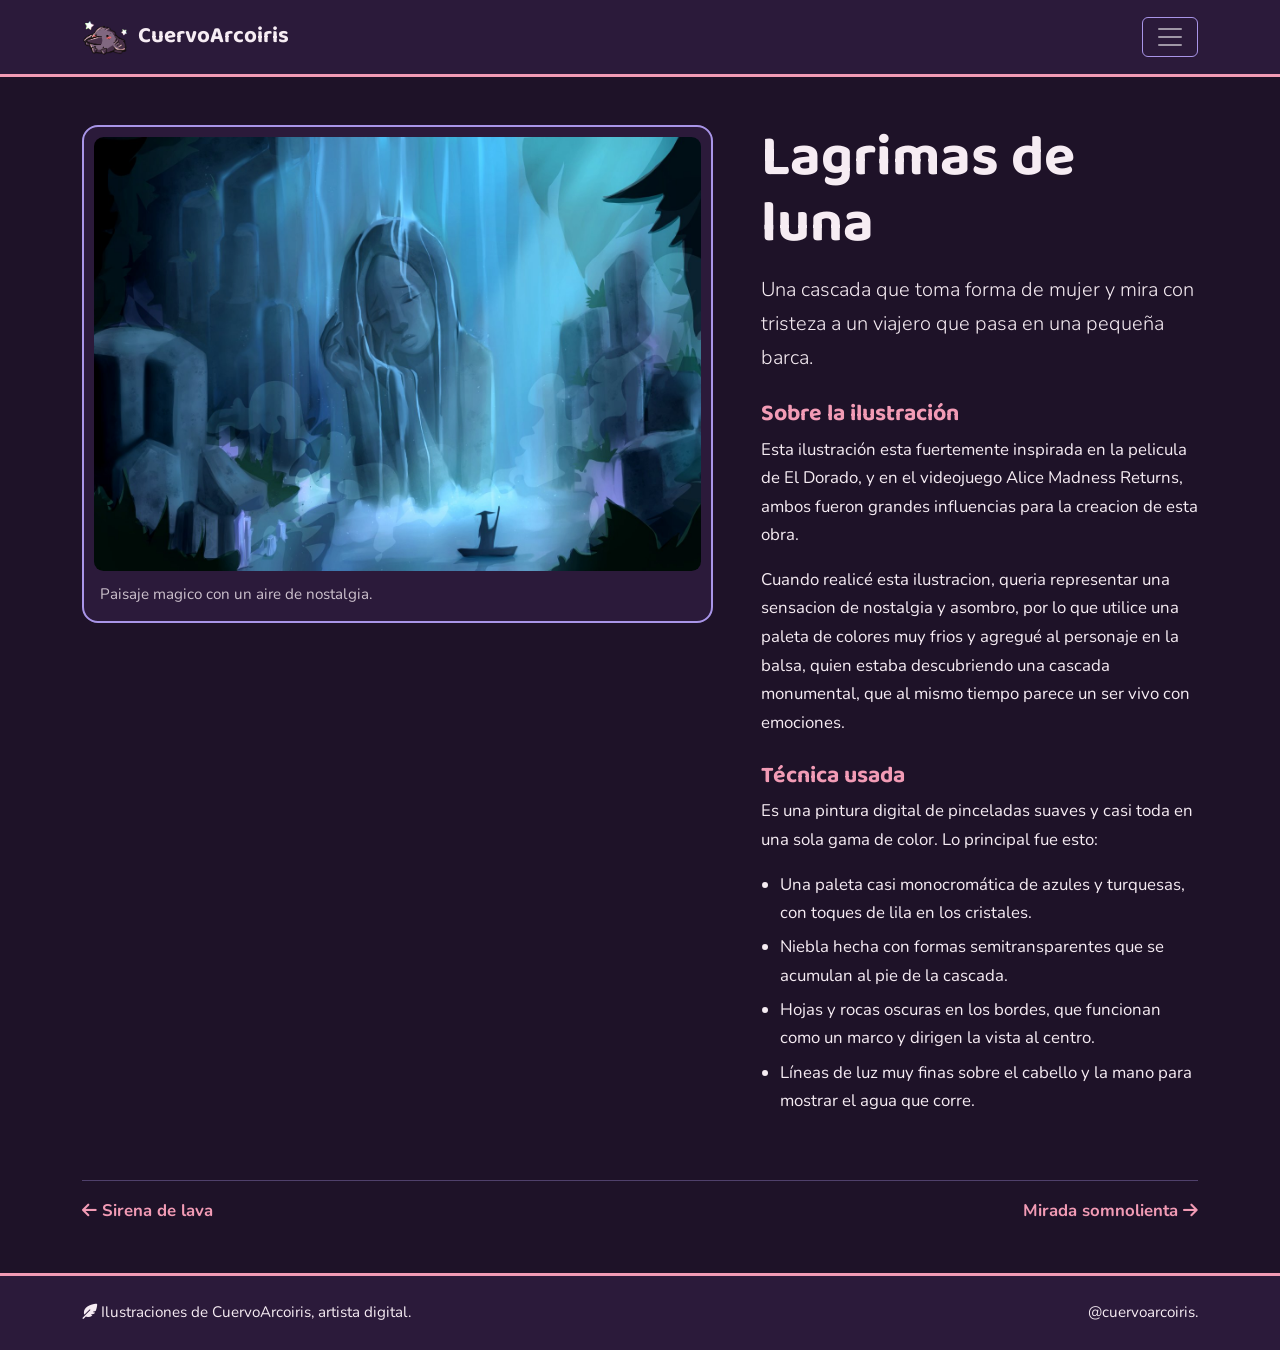
<file: cascada.html>
<!DOCTYPE html>
<html lang="es" data-bs-theme="dark">
<head>
  <meta charset="UTF-8">
  <meta name="viewport" content="width=device-width, initial-scale=1.0">
  <meta name="description" content="Una cascada que toma forma de mujer y mira con tristeza a un viajero que pasa en una pequeña barca.">
  <title>Espíritu de la cascada | CuervoArcoiris</title>
  <link rel="icon" type="image/gif" href="img/logo.gif">
  <link rel="preconnect" href="https://fonts.googleapis.com">
  <link rel="preconnect" href="https://fonts.gstatic.com" crossorigin>
  <link href="https://fonts.googleapis.com/css2?family=Baloo+2:wght@600;700&family=Nunito:wght@400;600;700&display=swap" rel="stylesheet">
  <link href="https://cdn.jsdelivr.net/npm/bootstrap@5.3.3/dist/css/bootstrap.min.css" rel="stylesheet">
  <link href="https://cdnjs.cloudflare.com/ajax/libs/font-awesome/6.5.2/css/all.min.css" rel="stylesheet">
  <link href="css/estilos.css" rel="stylesheet">
</head>
<body>
  <header>
    <nav class="navbar navbar-expand-xxl barra" aria-label="Navegación principal">
      <div class="container">
        <a class="navbar-brand d-flex align-items-center gap-2" href="index.html">
          <img src="img/logo.gif" alt="Logo de CuervoArcoiris: un cuervito morado con estrellas de colores">
          CuervoArcoiris
        </a>
        <button class="navbar-toggler" type="button" data-bs-toggle="collapse" data-bs-target="#menu" aria-controls="menu" aria-expanded="false" aria-label="Abrir menú">
          <span class="navbar-toggler-icon"></span>
        </button>
        <div class="collapse navbar-collapse" id="menu">
          <ul class="navbar-nav ms-auto mb-2 mb-xxl-0">
          <li class="nav-item"><a class="nav-link" href="index.html">Inicio</a></li>
          <li class="nav-item"><a class="nav-link" href="spider-punk.html">Spider-Punk</a></li>
          <li class="nav-item"><a class="nav-link" href="kitsune.html">Bosque de bambú</a></li>
          <li class="nav-item"><a class="nav-link" href="sirena-lava.html">Sirena de lava</a></li>
          <li class="nav-item"><a class="nav-link active" href="cascada.html" aria-current="page">Cascada</a></li>
          <li class="nav-item"><a class="nav-link" href="felina.html">Mirada somnolienta</a></li>
          <li class="nav-item"><a class="nav-link" href="index.html#tu-favorita">Tu favorita</a></li>
          </ul>
        </div>
      </div>
    </nav>
  </header>

  <main class="container py-4 py-lg-5">
    <article class="row g-4 g-lg-5 align-items-start">
      <div class="col-12 col-lg-7">
        <figure class="marco mb-0">
          <img src="img/cascada.jpg" alt="Ilustración digital en tonos azules y turquesa de una figura femenina formada por una cascada, con el rostro triste apoyado en una mano mientras el agua escurre por su cabello. Abajo, una pequeña silueta con sombrero cónico viaja en una barca entre niebla y cristales.">
          <figcaption>Paisaje magico con un aire de nostalgia.</figcaption>
        </figure>
      </div>
      <div class="col-12 col-lg-5 ficha">
        <h1 class="mb-3">Lagrimas de luna</h1>
        <p class="lead">Una cascada que toma forma de mujer y mira con tristeza a un viajero que pasa en una pequeña barca.</p>
        <section aria-labelledby="sobre">
          <h2 id="sobre">Sobre la ilustración</h2>
          <p>Esta ilustración esta fuertemente inspirada en la pelicula de El Dorado, y en el videojuego Alice Madness Returns, ambos fueron grandes influencias para la creacion de esta obra.</p>
          <p>Cuando realicé esta ilustracion, queria representar una sensacion de nostalgia y asombro, por lo que utilice una paleta de colores muy frios y agregué al personaje en la balsa, quien estaba descubriendo una cascada monumental, que al mismo tiempo parece un ser vivo con emociones.</p>
        </section>
        <section aria-labelledby="tecnica">
          <h2 id="tecnica">Técnica usada</h2>
          <p>Es una pintura digital de pinceladas suaves y casi toda en una sola gama de color. Lo principal fue esto:</p>
          <ul>
            <li>Una paleta casi monocromática de azules y turquesas, con toques de lila en los cristales.</li>
            <li>Niebla hecha con formas semitransparentes que se acumulan al pie de la cascada.</li>
            <li>Hojas y rocas oscuras en los bordes, que funcionan como un marco y dirigen la vista al centro.</li>
            <li>Líneas de luz muy finas sobre el cabello y la mano para mostrar el agua que corre.</li>
          </ul>
        </section>
      </div>
    </article>

    <nav class="paginacion d-flex justify-content-between flex-wrap gap-3 mt-5 pt-3 border-top" aria-label="Siguiente y anterior">
      <a href="sirena-lava.html"><i class="fa-solid fa-arrow-left" aria-hidden="true"></i> Sirena de lava</a>
      <a href="felina.html">Mirada somnolienta <i class="fa-solid fa-arrow-right" aria-hidden="true"></i></a>
    </nav>
  </main>

  <footer class="pie">
    <div class="container d-flex flex-column flex-md-row justify-content-between align-items-md-center gap-2">
      <p class="mb-0"><i class="fa-solid fa-feather-pointed" aria-hidden="true"></i> Ilustraciones de CuervoArcoiris, artista digital.</p>
      <p class="mb-0">@cuervoarcoiris.</p>
    </div>
  </footer>

  <script src="https://cdn.jsdelivr.net/npm/bootstrap@5.3.3/dist/js/bootstrap.bundle.min.js"></script>
</body>
</html>
</file>
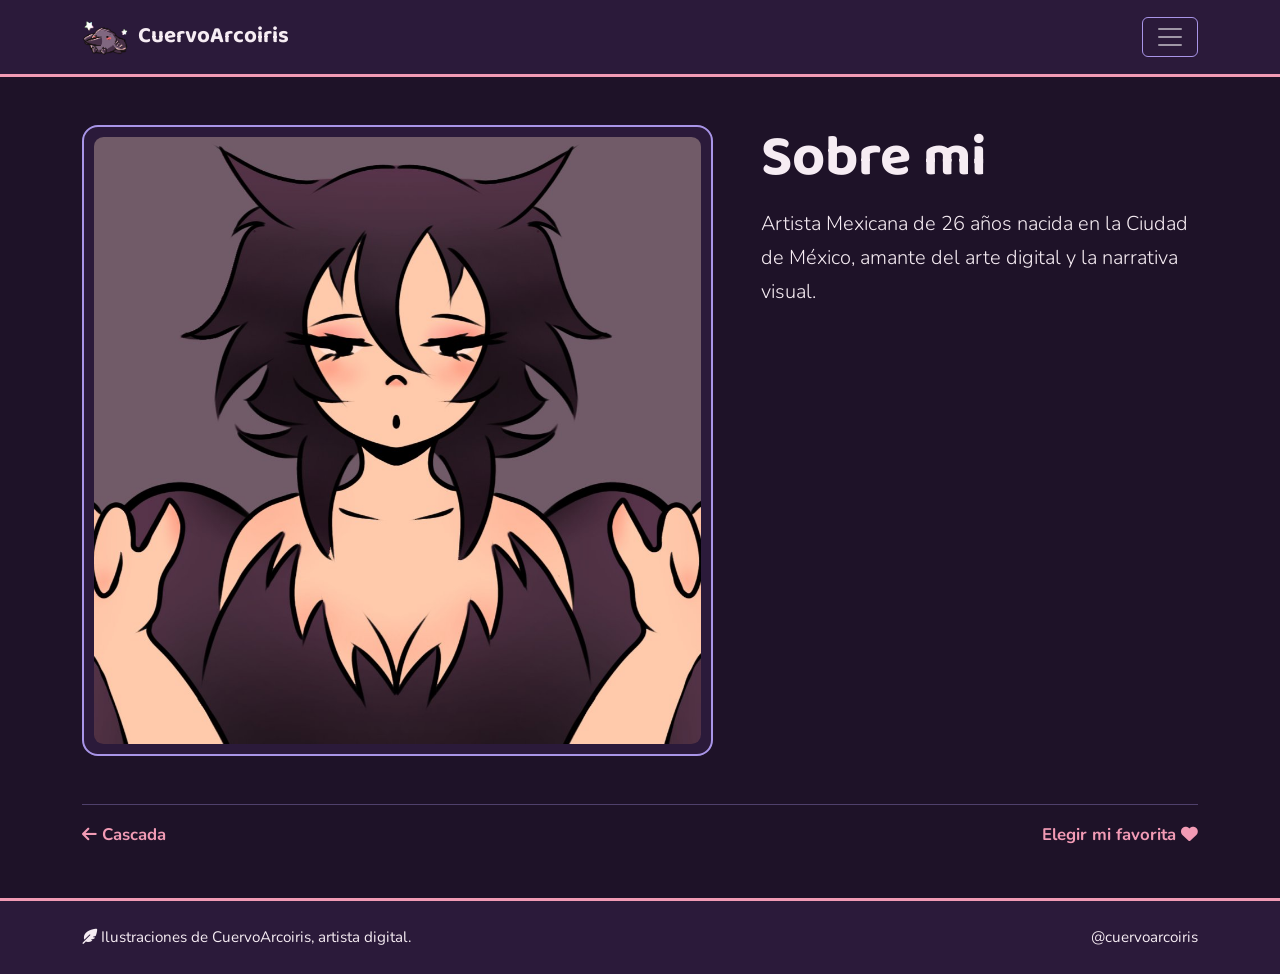
<file: felina.html>
<!DOCTYPE html>
<html lang="es" data-bs-theme="dark">
<head>
  <meta charset="UTF-8">
  <meta name="viewport" content="width=device-width, initial-scale=1.0">
  <meta name="description" content="Un retrato sencillo y expresivo: ojos medio cerrados, mejillas rosadas y las manos levantadas como garras.">
  <title>Mirada somnolienta | CuervoArcoiris</title>
  <link rel="icon" type="image/gif" href="img/logo.gif">
  <link rel="preconnect" href="https://fonts.googleapis.com">
  <link rel="preconnect" href="https://fonts.gstatic.com" crossorigin>
  <link href="https://fonts.googleapis.com/css2?family=Baloo+2:wght@600;700&family=Nunito:wght@400;600;700&display=swap" rel="stylesheet">
  <link href="https://cdn.jsdelivr.net/npm/bootstrap@5.3.3/dist/css/bootstrap.min.css" rel="stylesheet">
  <link href="https://cdnjs.cloudflare.com/ajax/libs/font-awesome/6.5.2/css/all.min.css" rel="stylesheet">
  <link href="css/estilos.css" rel="stylesheet">
</head>
<body>
  <header>
    <nav class="navbar navbar-expand-xxl barra" aria-label="Navegación principal">
      <div class="container">
        <a class="navbar-brand d-flex align-items-center gap-2" href="index.html">
          <img src="img/logo.gif" alt="Logo de CuervoArcoiris: un cuervito morado con estrellas de colores">
          CuervoArcoiris
        </a>
        <button class="navbar-toggler" type="button" data-bs-toggle="collapse" data-bs-target="#menu" aria-controls="menu" aria-expanded="false" aria-label="Abrir menú">
          <span class="navbar-toggler-icon"></span>
        </button>
        <div class="collapse navbar-collapse" id="menu">
          <ul class="navbar-nav ms-auto mb-2 mb-xxl-0">
          <li class="nav-item"><a class="nav-link" href="index.html">Inicio</a></li>
          <li class="nav-item"><a class="nav-link" href="spider-punk.html">Spider-Punk</a></li>
          <li class="nav-item"><a class="nav-link" href="kitsune.html">Bosque de bambú</a></li>
          <li class="nav-item"><a class="nav-link" href="sirena-lava.html">Sirena de lava</a></li>
          <li class="nav-item"><a class="nav-link" href="cascada.html">Cascada</a></li>
          <li class="nav-item"><a class="nav-link active" href="felina.html" aria-current="page">Mirada somnolienta</a></li>
          <li class="nav-item"><a class="nav-link" href="index.html#tu-favorita">Tu favorita</a></li>
          </ul>
        </div>
      </div>
    </nav>
  </header>

  <main class="container py-4 py-lg-5">
    <article class="row g-4 g-lg-5 align-items-start">
      <div class="col-12 col-lg-7">
        <figure class="marco mb-0">
          <img src="img/felina.jpg" alt="Ilustración digital de un personaje con orejas de gato, cabello oscuro despeinado, ojos entrecerrados, mejillas rosadas y una boca pequeña en forma de o, con las manos levantadas como garras, sobre un fondo liso gris morado.">
        </figure>
      </div>
      <div class="col-12 col-lg-5 ficha">
        <h1 class="mb-3">Sobre mi</h1>
        <p class="lead">Artista Mexicana de 26 años nacida en la Ciudad de México, amante del arte digital y la narrativa visual.</p>
      </div>
    </article>

    <nav class="paginacion d-flex justify-content-between flex-wrap gap-3 mt-5 pt-3 border-top" aria-label="Siguiente y anterior">
      <a href="cascada.html"><i class="fa-solid fa-arrow-left" aria-hidden="true"></i> Cascada</a>
      <a href="index.html#tu-favorita">Elegir mi favorita <i class="fa-solid fa-heart" aria-hidden="true"></i></a>
    </nav>
  </main>

  <footer class="pie">
    <div class="container d-flex flex-column flex-md-row justify-content-between align-items-md-center gap-2">
      <p class="mb-0"><i class="fa-solid fa-feather-pointed" aria-hidden="true"></i> Ilustraciones de CuervoArcoiris, artista digital.</p>
      <p class="mb-0">@cuervoarcoiris</p>
    </div>
  </footer>

  <script src="https://cdn.jsdelivr.net/npm/bootstrap@5.3.3/dist/js/bootstrap.bundle.min.js"></script>
</body>
</html>
</file>
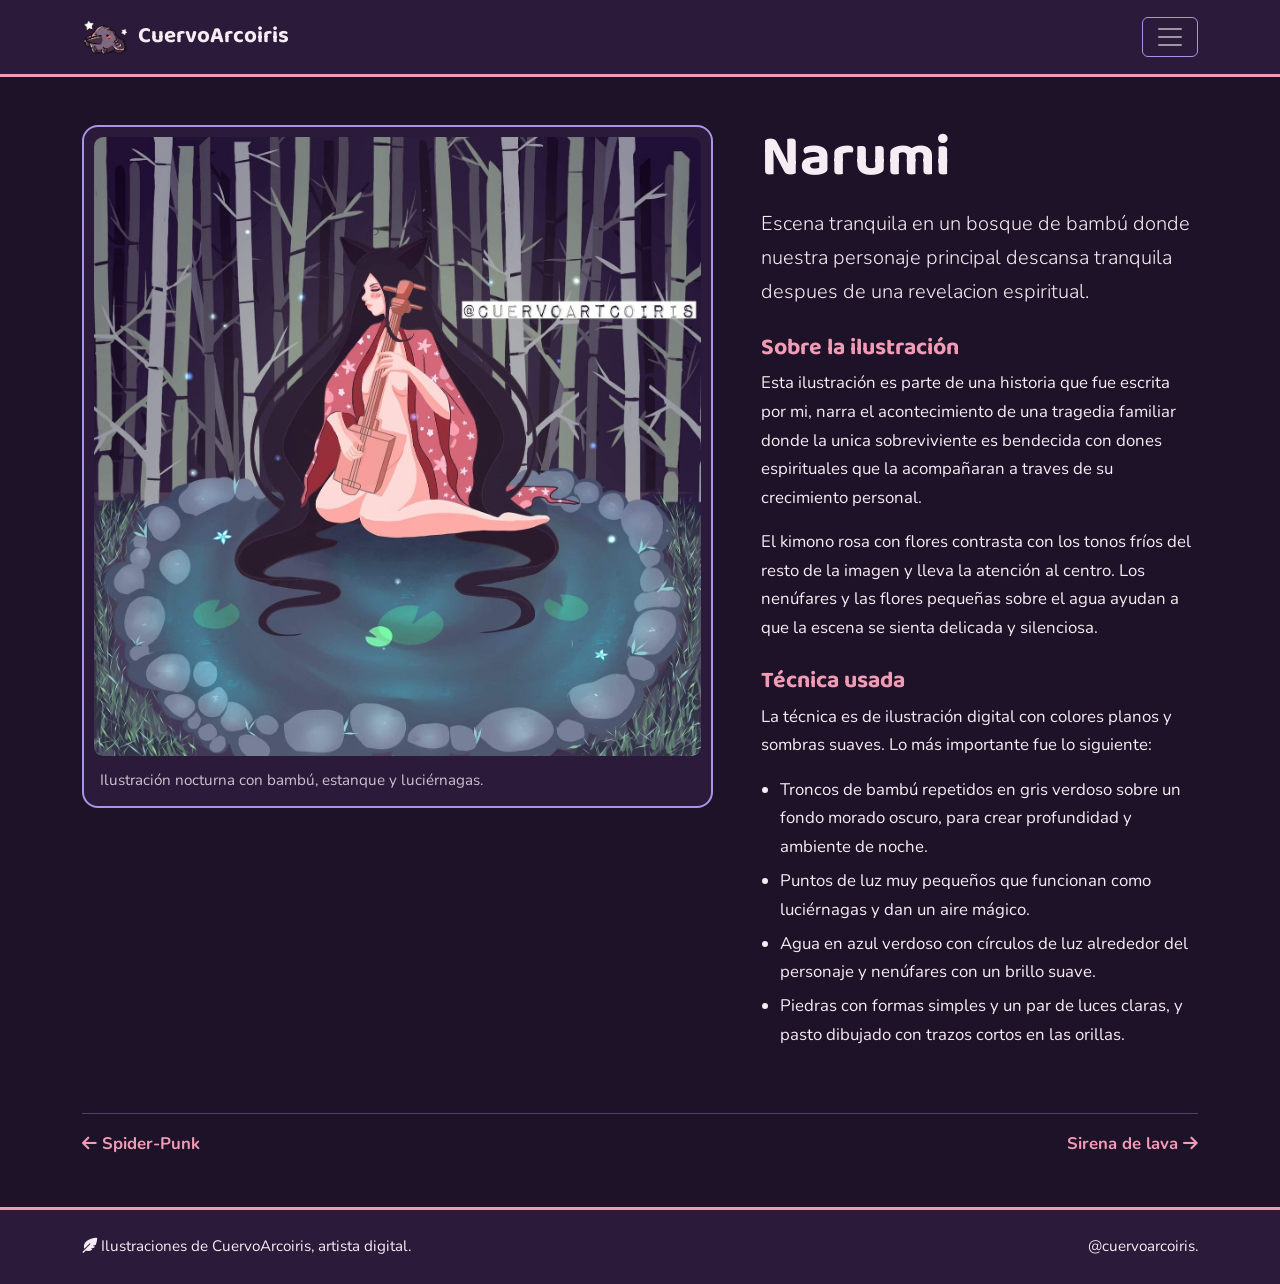
<file: kitsune.html>
<!DOCTYPE html>
<html lang="es" data-bs-theme="dark">
<head>
  <meta charset="UTF-8">
  <meta name="viewport" content="width=device-width, initial-scale=1.0">
  <meta name="description" content="Una escena tranquila de noche: música, agua y bambú, con luces pequeñas flotando alrededor.">
  <title>Narumi | CuervoArcoiris</title>
  <link rel="icon" type="image/gif" href="img/logo.gif">
  <link rel="preconnect" href="https://fonts.googleapis.com">
  <link rel="preconnect" href="https://fonts.gstatic.com" crossorigin>
  <link href="https://fonts.googleapis.com/css2?family=Baloo+2:wght@600;700&family=Nunito:wght@400;600;700&display=swap" rel="stylesheet">
  <link href="https://cdn.jsdelivr.net/npm/bootstrap@5.3.3/dist/css/bootstrap.min.css" rel="stylesheet">
  <link href="https://cdnjs.cloudflare.com/ajax/libs/font-awesome/6.5.2/css/all.min.css" rel="stylesheet">
  <link href="css/estilos.css" rel="stylesheet">
</head>
<body>
  <header>
    <nav class="navbar navbar-expand-xxl barra" aria-label="Navegación principal">
      <div class="container">
        <a class="navbar-brand d-flex align-items-center gap-2" href="index.html">
          <img src="img/logo.gif" alt="Logo de CuervoArcoiris: un cuervito morado con estrellas de colores">
          CuervoArcoiris
        </a>
        <button class="navbar-toggler" type="button" data-bs-toggle="collapse" data-bs-target="#menu" aria-controls="menu" aria-expanded="false" aria-label="Abrir menú">
          <span class="navbar-toggler-icon"></span>
        </button>
        <div class="collapse navbar-collapse" id="menu">
          <ul class="navbar-nav ms-auto mb-2 mb-xxl-0">
          <li class="nav-item"><a class="nav-link" href="index.html">Inicio</a></li>
          <li class="nav-item"><a class="nav-link" href="spider-punk.html">Spider-Punk</a></li>
          <li class="nav-item"><a class="nav-link active" href="kitsune.html" aria-current="page">Bosque de bambú</a></li>
          <li class="nav-item"><a class="nav-link" href="sirena-lava.html">Sirena de lava</a></li>
          <li class="nav-item"><a class="nav-link" href="cascada.html">Cascada</a></li>
          <li class="nav-item"><a class="nav-link" href="felina.html">Mirada somnolienta</a></li>
          <li class="nav-item"><a class="nav-link" href="index.html#tu-favorita">Tu favorita</a></li>
          </ul>
        </div>
      </div>
    </nav>
  </header>

  <main class="container py-4 py-lg-5">
    <article class="row g-4 g-lg-5 align-items-start">
      <div class="col-12 col-lg-7">
        <figure class="marco mb-0">
          <img src="img/kitsune.jpg" alt="Ilustración digital de un personaje con orejas de zorro y cabello negro larguísimo que cae sobre un estanque. Lleva un kimono rosa con flores sobre los hombros y toca un instrumento de cuerdas con los ojos cerrados. Alrededor hay un bosque de bambú de noche, piedras, nenúfares y luciérnagas.">
          <figcaption>Ilustración nocturna con bambú, estanque y luciérnagas.</figcaption>
        </figure>
      </div>
      <div class="col-12 col-lg-5 ficha">
        <h1 class="mb-3">Narumi</h1>
        <p class="lead">Escena tranquila en un bosque de bambú donde nuestra personaje principal descansa tranquila despues de una revelacion espiritual.</p>
        <section aria-labelledby="sobre">
          <h2 id="sobre">Sobre la ilustración</h2>
          <p>Esta ilustración es parte de una historia que fue escrita por mi, narra el acontecimiento de una tragedia familiar donde la unica sobreviviente es bendecida con dones espirituales que la acompañaran a traves de su crecimiento personal.</p>
          <p>El kimono rosa con flores contrasta con los tonos fríos del resto de la imagen y lleva la atención al centro. Los nenúfares y las flores pequeñas sobre el agua ayudan a que la escena se sienta delicada y silenciosa.</p>
        </section>
        <section aria-labelledby="tecnica">
          <h2 id="tecnica">Técnica usada</h2>
          <p>La técnica es de ilustración digital con colores planos y sombras suaves. Lo más importante fue lo siguiente:</p>
          <ul>
            <li>Troncos de bambú repetidos en gris verdoso sobre un fondo morado oscuro, para crear profundidad y ambiente de noche.</li>
            <li>Puntos de luz muy pequeños que funcionan como luciérnagas y dan un aire mágico.</li>
            <li>Agua en azul verdoso con círculos de luz alrededor del personaje y nenúfares con un brillo suave.</li>
            <li>Piedras con formas simples y un par de luces claras, y pasto dibujado con trazos cortos en las orillas.</li>
          </ul>
        </section>
      </div>
    </article>

    <nav class="paginacion d-flex justify-content-between flex-wrap gap-3 mt-5 pt-3 border-top" aria-label="Siguiente y anterior">
      <a href="spider-punk.html"><i class="fa-solid fa-arrow-left" aria-hidden="true"></i> Spider-Punk</a>
      <a href="sirena-lava.html">Sirena de lava <i class="fa-solid fa-arrow-right" aria-hidden="true"></i></a>
    </nav>
  </main>

  <footer class="pie">
    <div class="container d-flex flex-column flex-md-row justify-content-between align-items-md-center gap-2">
      <p class="mb-0"><i class="fa-solid fa-feather-pointed" aria-hidden="true"></i> Ilustraciones de CuervoArcoiris, artista digital.</p>
      <p class="mb-0">@cuervoarcoiris.</p>
    </div>
  </footer>

  <script src="https://cdn.jsdelivr.net/npm/bootstrap@5.3.3/dist/js/bootstrap.bundle.min.js"></script>
</body>
</html>
</file>
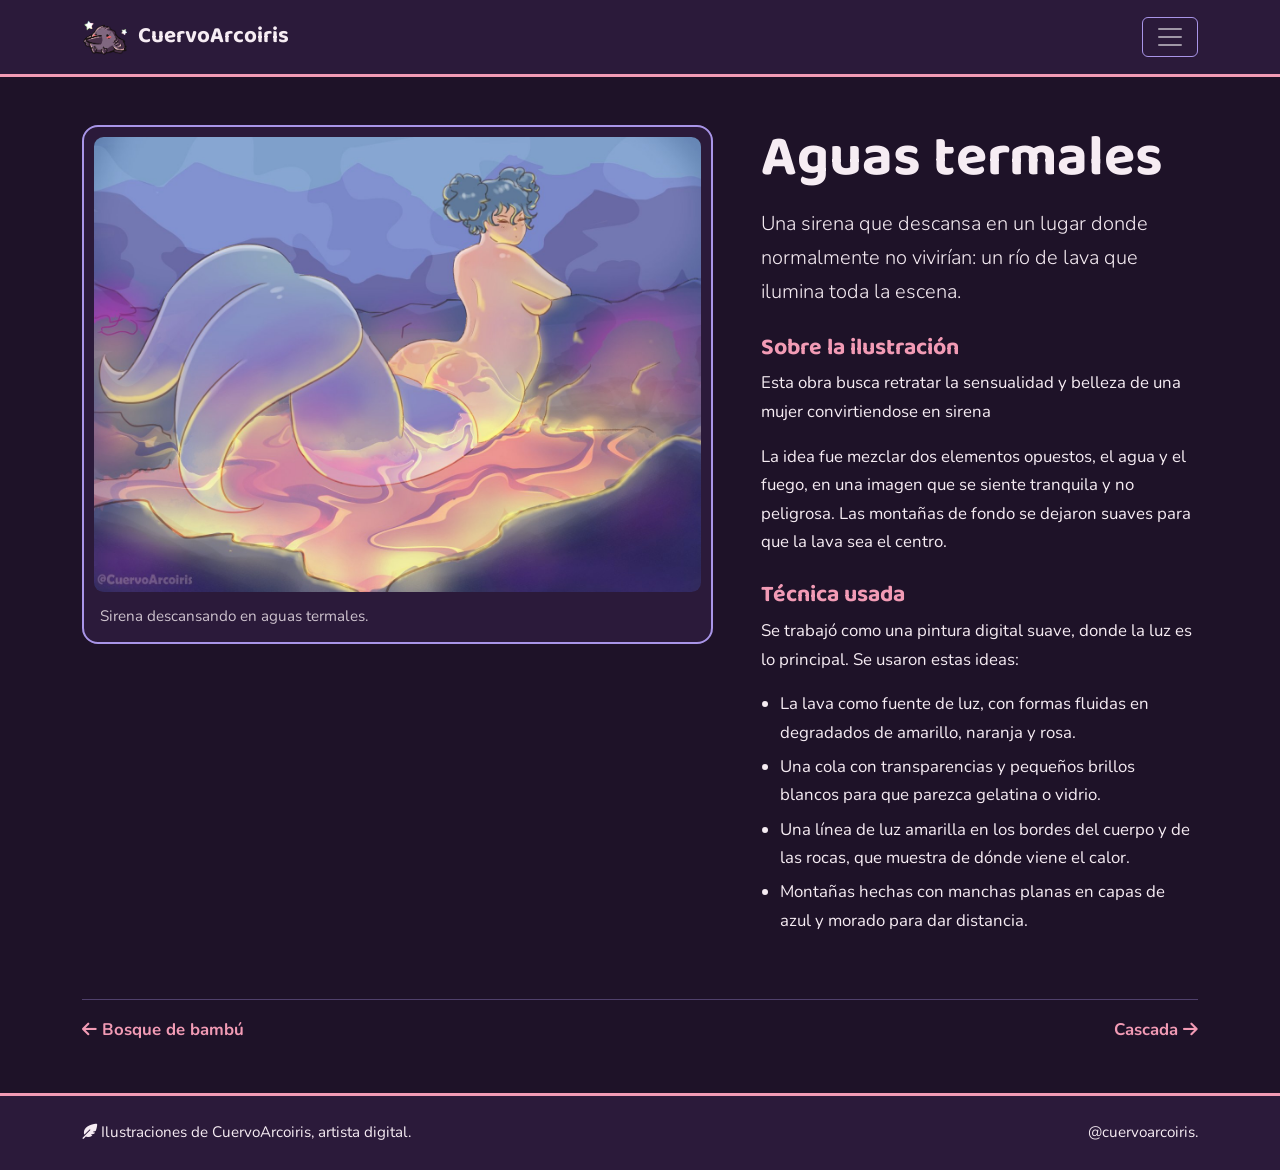
<file: sirena-lava.html>
<!DOCTYPE html>
<html lang="es" data-bs-theme="dark">
<head>
  <meta charset="UTF-8">
  <meta name="viewport" content="width=device-width, initial-scale=1.0">
  <meta name="description" content="Una sirena que descansa en un lugar donde normalmente no vivirían: un río de lava que ilumina toda la escena.">
  <title>Sirena sobre la lava | CuervoArcoiris</title>
  <link rel="icon" type="image/gif" href="img/logo.gif">
  <link rel="preconnect" href="https://fonts.googleapis.com">
  <link rel="preconnect" href="https://fonts.gstatic.com" crossorigin>
  <link href="https://fonts.googleapis.com/css2?family=Baloo+2:wght@600;700&family=Nunito:wght@400;600;700&display=swap" rel="stylesheet">
  <link href="https://cdn.jsdelivr.net/npm/bootstrap@5.3.3/dist/css/bootstrap.min.css" rel="stylesheet">
  <link href="https://cdnjs.cloudflare.com/ajax/libs/font-awesome/6.5.2/css/all.min.css" rel="stylesheet">
  <link href="css/estilos.css" rel="stylesheet">
</head>
<body>
  <header>
    <nav class="navbar navbar-expand-xxl barra" aria-label="Navegación principal">
      <div class="container">
        <a class="navbar-brand d-flex align-items-center gap-2" href="index.html">
          <img src="img/logo.gif" alt="Logo de CuervoArcoiris: un cuervito morado con estrellas de colores">
          CuervoArcoiris
        </a>
        <button class="navbar-toggler" type="button" data-bs-toggle="collapse" data-bs-target="#menu" aria-controls="menu" aria-expanded="false" aria-label="Abrir menú">
          <span class="navbar-toggler-icon"></span>
        </button>
        <div class="collapse navbar-collapse" id="menu">
          <ul class="navbar-nav ms-auto mb-2 mb-xxl-0">
          <li class="nav-item"><a class="nav-link" href="index.html">Inicio</a></li>
          <li class="nav-item"><a class="nav-link" href="spider-punk.html">Spider-Punk</a></li>
          <li class="nav-item"><a class="nav-link" href="kitsune.html">Bosque de bambú</a></li>
          <li class="nav-item"><a class="nav-link active" href="sirena-lava.html" aria-current="page">Sirena de lava</a></li>
          <li class="nav-item"><a class="nav-link" href="cascada.html">Cascada</a></li>
          <li class="nav-item"><a class="nav-link" href="felina.html">Mirada somnolienta</a></li>
          <li class="nav-item"><a class="nav-link" href="index.html#tu-favorita">Tu favorita</a></li>
          </ul>
        </div>
      </div>
    </nav>
  </header>

  <main class="container py-4 py-lg-5">
    <article class="row g-4 g-lg-5 align-items-start">
      <div class="col-12 col-lg-7">
        <figure class="marco mb-0">
          <img src="img/sirena-lava.jpg" alt="Ilustración digital de una sirena de espaldas, con cabello azul rizado recogido en dos chongos, que mira hacia atrás. Su cola translúcida azul y lila descansa sobre un río de lava brillante entre montañas moradas.">
          <figcaption>Sirena descansando en aguas termales.</figcaption>
        </figure>
      </div>
      <div class="col-12 col-lg-5 ficha">
        <h1 class="mb-3">Aguas termales</h1>
        <p class="lead">Una sirena que descansa en un lugar donde normalmente no vivirían: un río de lava que ilumina toda la escena.</p>
        <section aria-labelledby="sobre">
          <h2 id="sobre">Sobre la ilustración</h2>
          <p>Esta obra busca retratar la sensualidad y belleza de una mujer convirtiendose en sirena </p>
          <p>La idea fue mezclar dos elementos opuestos, el agua y el fuego, en una imagen que se siente tranquila y no peligrosa. Las montañas de fondo se dejaron suaves para que la lava sea el centro.</p>
        </section>
        <section aria-labelledby="tecnica">
          <h2 id="tecnica">Técnica usada</h2>
          <p>Se trabajó como una pintura digital suave, donde la luz es lo principal. Se usaron estas ideas:</p>
          <ul>
            <li>La lava como fuente de luz, con formas fluidas en degradados de amarillo, naranja y rosa.</li>
            <li>Una cola con transparencias y pequeños brillos blancos para que parezca gelatina o vidrio.</li>
            <li>Una línea de luz amarilla en los bordes del cuerpo y de las rocas, que muestra de dónde viene el calor.</li>
            <li>Montañas hechas con manchas planas en capas de azul y morado para dar distancia.</li>
          </ul>
        </section>
      </div>
    </article>

    <nav class="paginacion d-flex justify-content-between flex-wrap gap-3 mt-5 pt-3 border-top" aria-label="Siguiente y anterior">
      <a href="kitsune.html"><i class="fa-solid fa-arrow-left" aria-hidden="true"></i> Bosque de bambú</a>
      <a href="cascada.html">Cascada <i class="fa-solid fa-arrow-right" aria-hidden="true"></i></a>
    </nav>
  </main>

  <footer class="pie">
    <div class="container d-flex flex-column flex-md-row justify-content-between align-items-md-center gap-2">
      <p class="mb-0"><i class="fa-solid fa-feather-pointed" aria-hidden="true"></i> Ilustraciones de CuervoArcoiris, artista digital.</p>
      <p class="mb-0">@cuervoarcoiris.</p>
    </div>
  </footer>

  <script src="https://cdn.jsdelivr.net/npm/bootstrap@5.3.3/dist/js/bootstrap.bundle.min.js"></script>
</body>
</html>
</file>
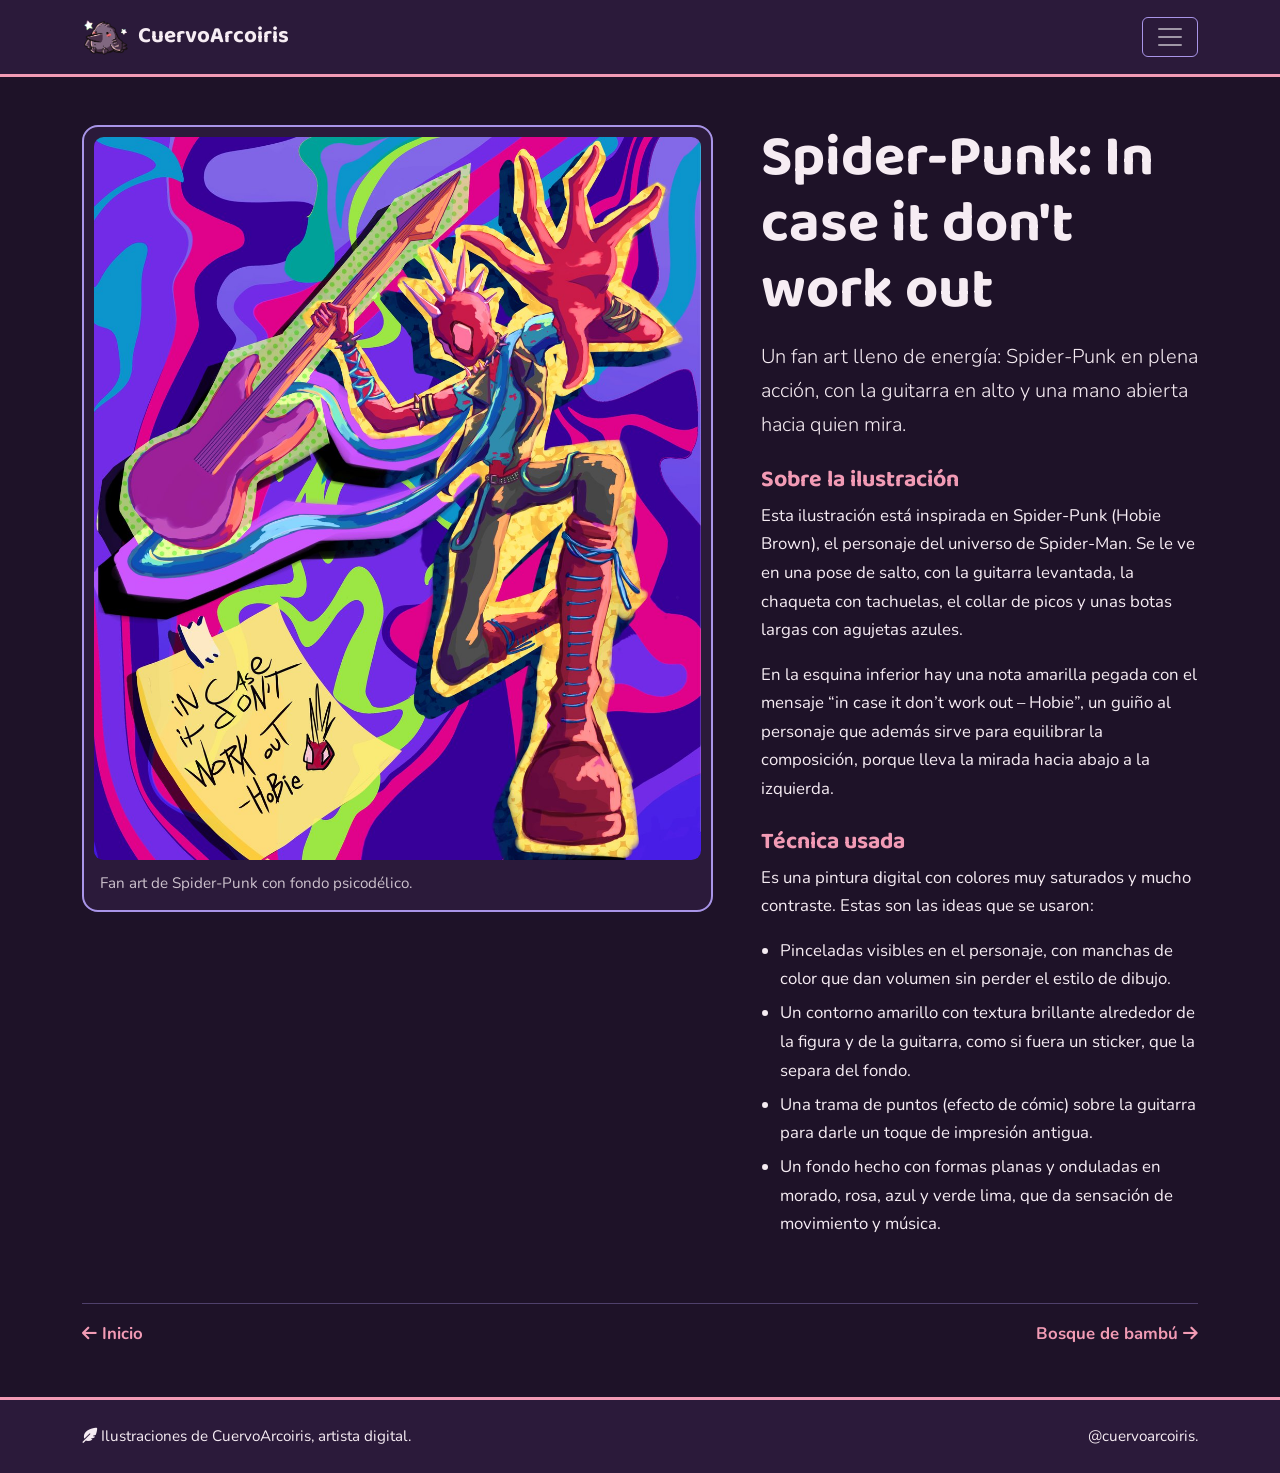
<file: spider-punk.html>
<!DOCTYPE html>
<html lang="es" data-bs-theme="dark">
<head>
  <meta charset="UTF-8">
  <meta name="viewport" content="width=device-width, initial-scale=1.0">
  <meta name="description" content="Un fan art lleno de energía: Spider-Punk en plena acción, con la guitarra en alto y una mano abierta hacia quien mira.">
  <title>Spider-Punk: In case it don&#x27;t work out | CuervoArcoiris</title>
  <link rel="icon" type="image/gif" href="img/logo.gif">
  <link rel="preconnect" href="https://fonts.googleapis.com">
  <link rel="preconnect" href="https://fonts.gstatic.com" crossorigin>
  <link href="https://fonts.googleapis.com/css2?family=Baloo+2:wght@600;700&family=Nunito:wght@400;600;700&display=swap" rel="stylesheet">
  <link href="https://cdn.jsdelivr.net/npm/bootstrap@5.3.3/dist/css/bootstrap.min.css" rel="stylesheet">
  <link href="https://cdnjs.cloudflare.com/ajax/libs/font-awesome/6.5.2/css/all.min.css" rel="stylesheet">
  <link href="css/estilos.css" rel="stylesheet">
</head>
<body>
  <header>
    <nav class="navbar navbar-expand-xxl barra" aria-label="Navegación principal">
      <div class="container">
        <a class="navbar-brand d-flex align-items-center gap-2" href="index.html">
          <img src="img/logo.gif" alt="Logo de CuervoArcoiris: un cuervito morado con estrellas de colores">
          CuervoArcoiris
        </a>
        <button class="navbar-toggler" type="button" data-bs-toggle="collapse" data-bs-target="#menu" aria-controls="menu" aria-expanded="false" aria-label="Abrir menú">
          <span class="navbar-toggler-icon"></span>
        </button>
        <div class="collapse navbar-collapse" id="menu">
          <ul class="navbar-nav ms-auto mb-2 mb-xxl-0">
          <li class="nav-item"><a class="nav-link" href="index.html">Inicio</a></li>
          <li class="nav-item"><a class="nav-link active" href="spider-punk.html" aria-current="page">Spider-Punk</a></li>
          <li class="nav-item"><a class="nav-link" href="kitsune.html">Bosque de bambú</a></li>
          <li class="nav-item"><a class="nav-link" href="sirena-lava.html">Sirena de lava</a></li>
          <li class="nav-item"><a class="nav-link" href="cascada.html">Cascada</a></li>
          <li class="nav-item"><a class="nav-link" href="felina.html">Mirada somnolienta</a></li>
          <li class="nav-item"><a class="nav-link" href="index.html#tu-favorita">Tu favorita</a></li>
          </ul>
        </div>
      </div>
    </nav>
  </header>

  <main class="container py-4 py-lg-5">
    <article class="row g-4 g-lg-5 align-items-start">
      <div class="col-12 col-lg-7">
        <figure class="marco mb-0">
          <img src="img/spider-punk.jpg" alt="Ilustración digital de Spider-Punk, un personaje con cabeza roja y picos, chaqueta con tachuelas y botas largas, saltando con una guitarra morada sobre un fondo ondulado morado, rosa y verde. Abajo hay una nota amarilla que dice: in case it don&#x27;t work out, Hobie.">
          <figcaption>Fan art de Spider-Punk con fondo psicodélico.</figcaption>
        </figure>
      </div>
      <div class="col-12 col-lg-5 ficha">
        <h1 class="mb-3">Spider-Punk: In case it don&#x27;t work out</h1>
        <p class="lead">Un fan art lleno de energía: Spider-Punk en plena acción, con la guitarra en alto y una mano abierta hacia quien mira.</p>
        <section aria-labelledby="sobre">
          <h2 id="sobre">Sobre la ilustración</h2>
          <p>Esta ilustración está inspirada en Spider-Punk (Hobie Brown), el personaje del universo de Spider-Man. Se le ve en una pose de salto, con la guitarra levantada, la chaqueta con tachuelas, el collar de picos y unas botas largas con agujetas azules.</p>
          <p>En la esquina inferior hay una nota amarilla pegada con el mensaje “in case it don’t work out – Hobie”, un guiño al personaje que además sirve para equilibrar la composición, porque lleva la mirada hacia abajo a la izquierda.</p>
        </section>
        <section aria-labelledby="tecnica">
          <h2 id="tecnica">Técnica usada</h2>
          <p>Es una pintura digital con colores muy saturados y mucho contraste. Estas son las ideas que se usaron:</p>
          <ul>
            <li>Pinceladas visibles en el personaje, con manchas de color que dan volumen sin perder el estilo de dibujo.</li>
            <li>Un contorno amarillo con textura brillante alrededor de la figura y de la guitarra, como si fuera un sticker, que la separa del fondo.</li>
            <li>Una trama de puntos (efecto de cómic) sobre la guitarra para darle un toque de impresión antigua.</li>
            <li>Un fondo hecho con formas planas y onduladas en morado, rosa, azul y verde lima, que da sensación de movimiento y música.</li>
          </ul>
        </section>
      </div>
    </article>

    <nav class="paginacion d-flex justify-content-between flex-wrap gap-3 mt-5 pt-3 border-top" aria-label="Siguiente y anterior">
      <a href="index.html"><i class="fa-solid fa-arrow-left" aria-hidden="true"></i> Inicio</a>
      <a href="kitsune.html">Bosque de bambú <i class="fa-solid fa-arrow-right" aria-hidden="true"></i></a>
    </nav>
  </main>

  <footer class="pie">
    <div class="container d-flex flex-column flex-md-row justify-content-between align-items-md-center gap-2">
      <p class="mb-0"><i class="fa-solid fa-feather-pointed" aria-hidden="true"></i> Ilustraciones de CuervoArcoiris, artista digital.</p>
      <p class="mb-0">@cuervoarcoiris.</p>
    </div>
  </footer>

  <script src="https://cdn.jsdelivr.net/npm/bootstrap@5.3.3/dist/js/bootstrap.bundle.min.js"></script>
</body>
</html>
</file>
<file: css/estilos.css>
/* ===== Paleta (4 colores) =====
   --ciruela  #1E1228  fondo
   --crema    #F6ECF3  texto
   --rosa     #F29BB5  acento principal (botones, enlaces activos)
   --lila     #A995E8  acento secundario (bordes, foco)
   --superficie es un tono más claro de la ciruela para tarjetas */
:root {
  --ciruela: #1E1228;
  --superficie: #2B1A3A;
  --crema: #F6ECF3;
  --rosa: #F29BB5;
  --lila: #A995E8;
}

[data-bs-theme="dark"] {
  --bs-body-bg: var(--ciruela);
  --bs-body-color: var(--crema);
  --bs-body-font-family: "Nunito", system-ui, sans-serif;
  --bs-link-color-rgb: 242, 155, 181;
  --bs-link-hover-color-rgb: 246, 236, 243;
  --bs-border-color: rgba(169, 149, 232, 0.35);
}

body {
  font-size: 1.05rem;
  line-height: 1.7;
}

h1, h2, h3, h4, .navbar-brand {
  font-family: "Baloo 2", "Nunito", sans-serif;
  font-weight: 700;
  line-height: 1.15;
}

h1 { font-size: clamp(2.2rem, 5vw, 3.6rem); }
h2 { font-size: clamp(1.6rem, 3vw, 2.2rem); }

p { max-width: 68ch; }

:focus-visible {
  outline: 3px solid var(--lila);
  outline-offset: 3px;
}

/* ===== Barra de navegación ===== */
.barra {
  background: var(--superficie);
  border-bottom: 3px solid var(--rosa);
}
.barra .navbar-brand { color: var(--crema); font-size: 1.4rem; }
.barra .navbar-brand img { width: 48px; height: 48px; object-fit: contain; }
.barra .nav-link { color: var(--crema); font-weight: 600; }
.barra .nav-link:hover { color: var(--rosa); }
.barra .nav-link.active { color: var(--rosa); text-decoration: underline; text-underline-offset: 6px; text-decoration-thickness: 2px; }
.barra .navbar-toggler { border-color: var(--lila); }

/* ===== Botones ===== */
.btn-rosa {
  background: var(--rosa);
  border: 2px solid var(--rosa);
  color: var(--ciruela);
  font-weight: 700;
}
.btn-rosa:hover, .btn-rosa:focus-visible {
  background: var(--crema);
  border-color: var(--crema);
  color: var(--ciruela);
}
.btn-contorno {
  border: 2px solid var(--lila);
  color: var(--crema);
  font-weight: 700;
  background: transparent;
}
.btn-contorno:hover, .btn-contorno:focus-visible {
  background: var(--lila);
  color: var(--ciruela);
}

/* ===== Portada ===== */
.portada {
  padding-block: clamp(2.5rem, 7vw, 5rem);
}
.portada .logo-grande {
  width: min(100%, 360px);
  height: auto;
}
.usuario {
  color: var(--lila);
  font-weight: 700;
  font-size: 1.15rem;
}

/* ===== Secciones ===== */
.seccion { padding-block: clamp(2.5rem, 6vw, 4rem); }
.seccion-alterna { background: var(--superficie); }

/* ===== Tarjetas de la galería ===== */
.tarjeta {
  background: var(--superficie);
  border: 1px solid rgba(169, 149, 232, 0.35);
  border-radius: 1rem;
  overflow: hidden;
  height: 100%;
}
.tarjeta:hover { border-color: var(--rosa); }
.tarjeta img {
  width: 100%;
  aspect-ratio: 4 / 3;
  object-fit: cover;
  display: block;
}
.tarjeta .card-body { padding: 1.1rem 1.25rem 1.4rem; }
.tarjeta h3 { font-size: 1.35rem; }

/* ===== Páginas de ilustración ===== */
.marco {
  background: var(--superficie);
  border: 2px solid var(--lila);
  border-radius: 1rem;
  padding: 0.6rem;
}
.marco img { border-radius: 0.6rem; width: 100%; height: auto; display: block; }
.marco figcaption { padding: 0.7rem 0.4rem 0.2rem; font-size: 0.95rem; color: rgba(246, 236, 243, 0.8); }
.ficha h2 { font-size: 1.45rem; color: var(--rosa); margin-top: 1.6rem; }
.ficha ul { padding-left: 1.2rem; }
.ficha li { margin-bottom: 0.35rem; }
.paginacion a { text-decoration: none; font-weight: 700; }

/* ===== Formulario ===== */
.caja-form {
  background: var(--ciruela);
  border: 2px solid var(--lila);
  border-radius: 1rem;
  padding: clamp(1.2rem, 4vw, 2rem);
}
.form-control, .form-select {
  background-color: var(--superficie);
  color: var(--crema);
  border-color: var(--lila);
}
.form-control:focus, .form-select:focus {
  background-color: var(--superficie);
  color: var(--crema);
  border-color: var(--rosa);
  box-shadow: 0 0 0 0.2rem rgba(242, 155, 181, 0.35);
}
.form-check-input:checked { background-color: var(--rosa); border-color: var(--rosa); }
.vista-previa {
  width: 100%;
  max-height: 260px;
  object-fit: cover;
  border-radius: 0.8rem;
  border: 2px solid var(--lila);
}
.resultado {
  background: var(--superficie);
  border-left: 6px solid var(--rosa);
  border-radius: 0.8rem;
  padding: 1.2rem 1.4rem;
}
.resultado img { width: 120px; height: 120px; object-fit: cover; border-radius: 0.7rem; border: 2px solid var(--lila); }

/* ===== Pie ===== */
.pie {
  background: var(--superficie);
  border-top: 3px solid var(--rosa);
  padding-block: 1.5rem;
  font-size: 0.95rem;
}

/* ===== SweetAlert2 con la paleta del sitio ===== */
.swal2-popup { font-family: "Nunito", sans-serif; }
.swal2-title { font-family: "Baloo 2", sans-serif; }
.swal2-confirm.btn-swal {
  background: var(--rosa) !important;
  color: var(--ciruela) !important;
  font-weight: 700;
}

@media (min-width: 992px) {
  article > .col-lg-7 > .marco { position: sticky; top: 1.5rem; }
}
</file>
